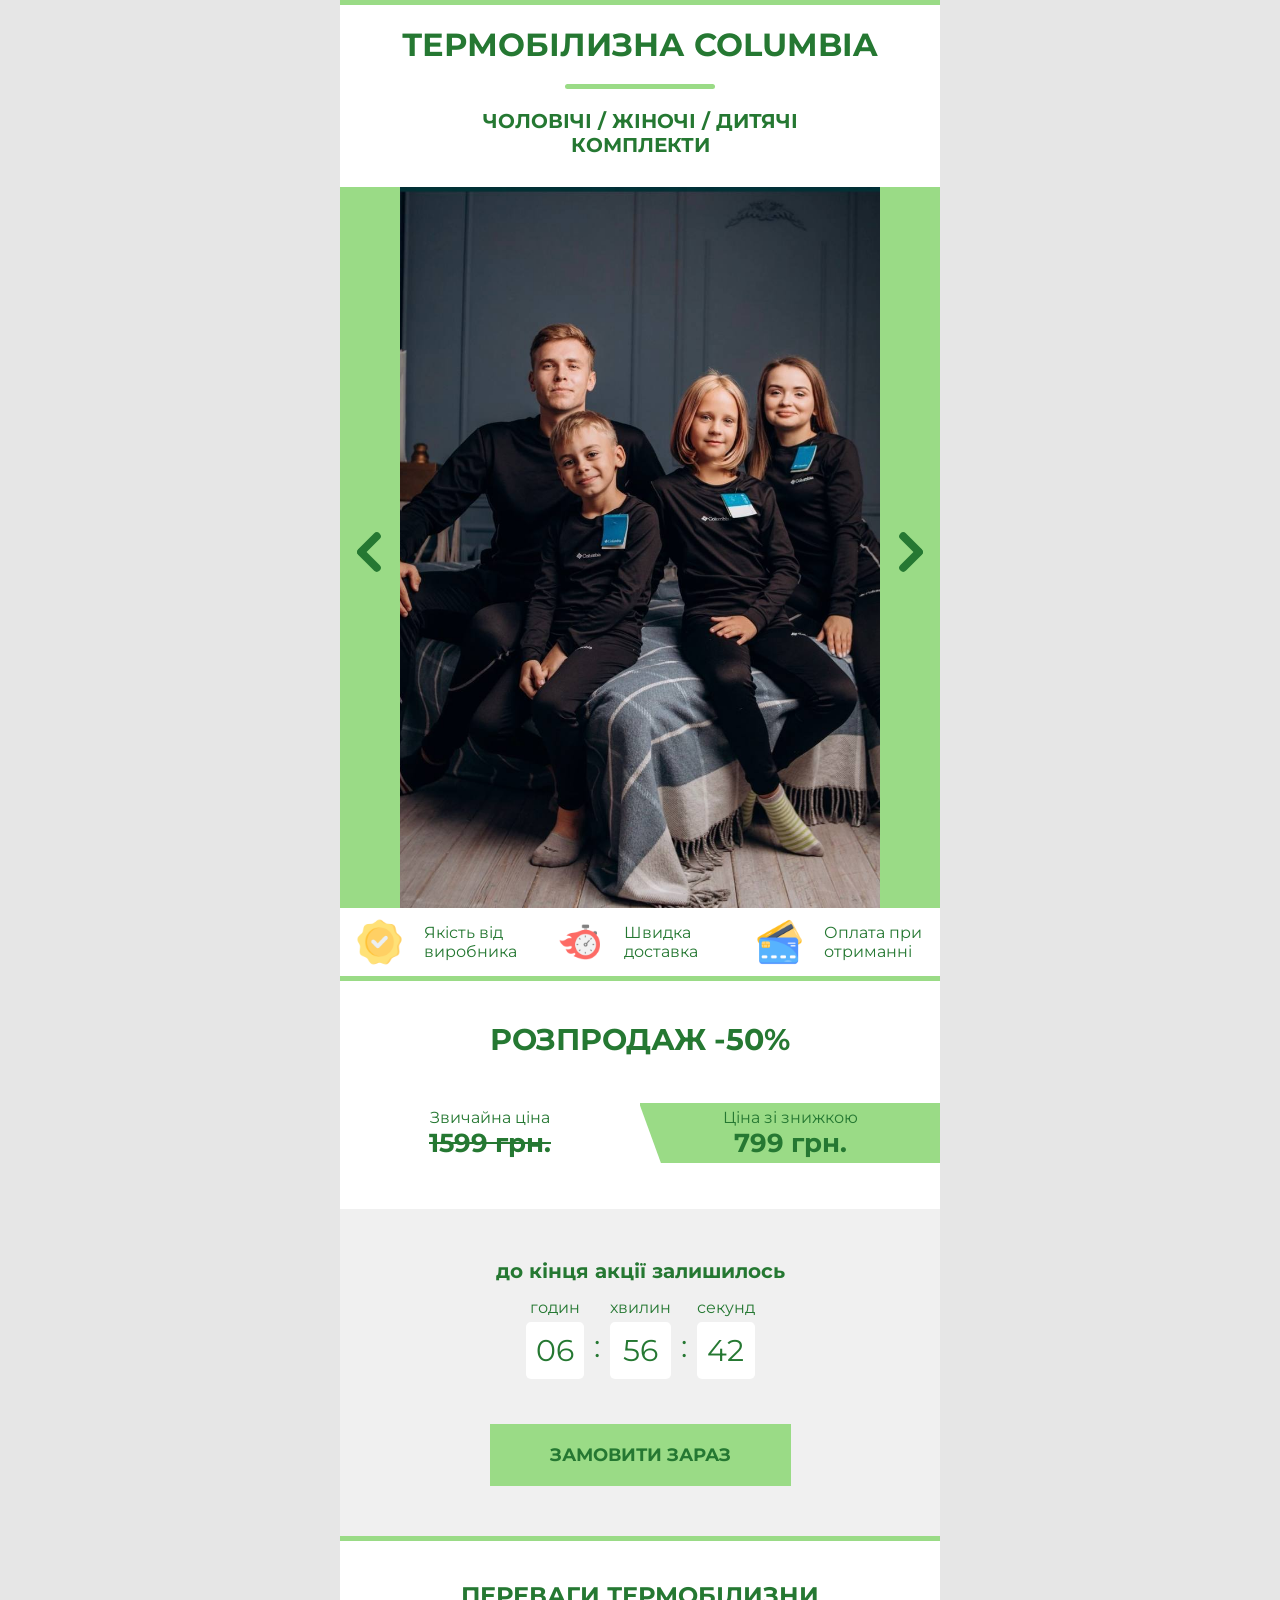
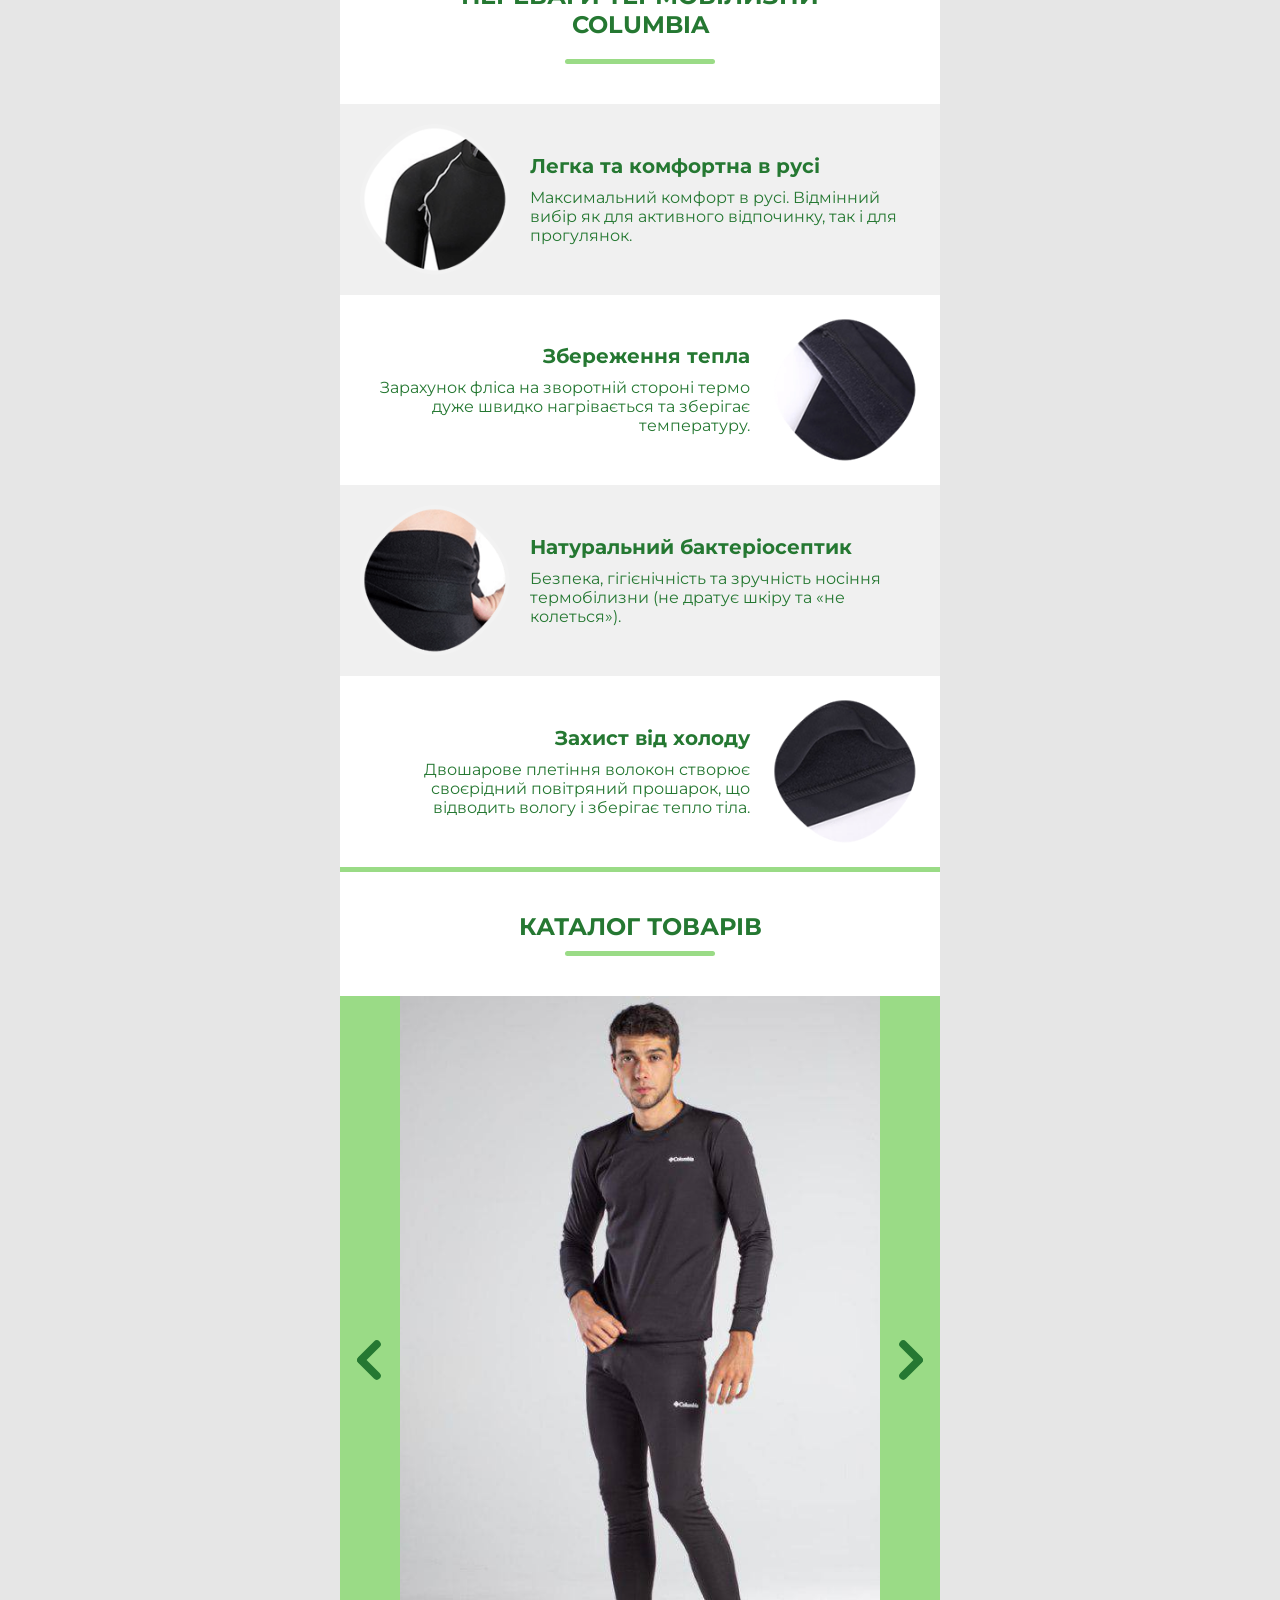
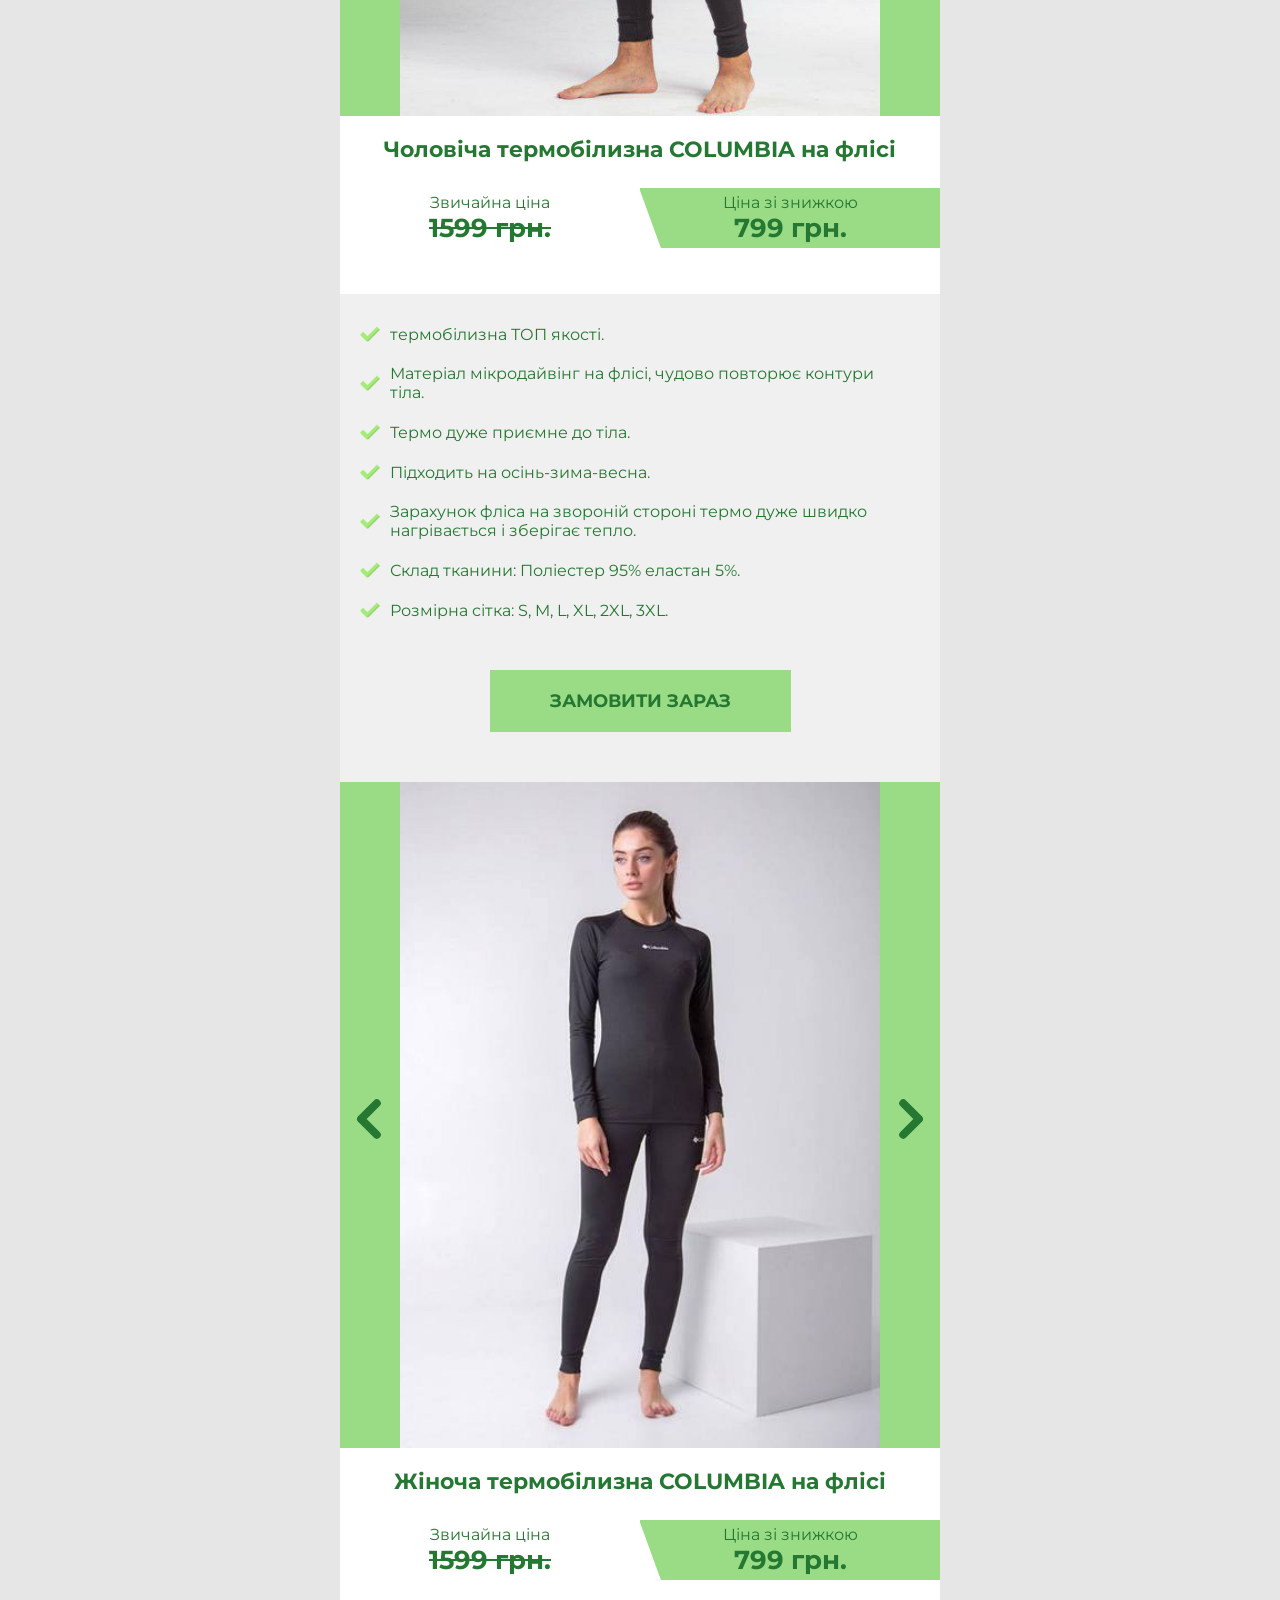
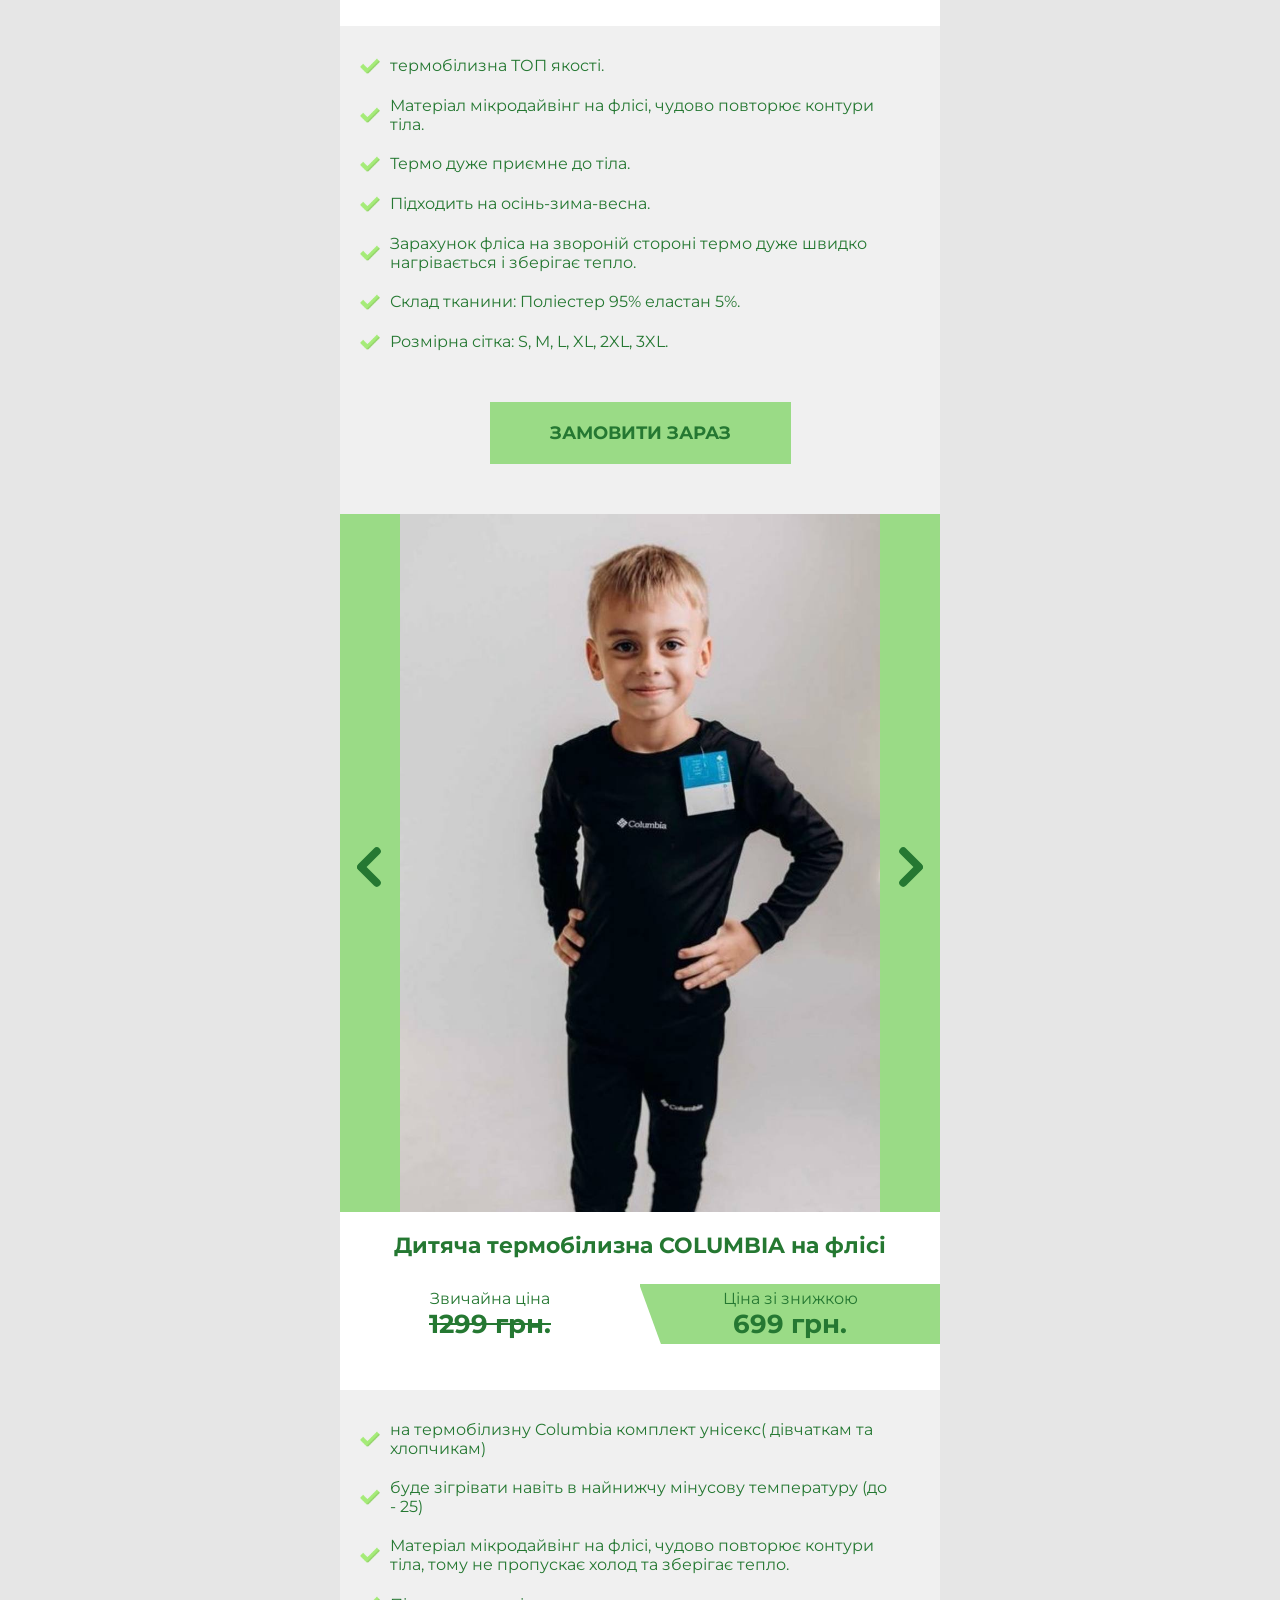
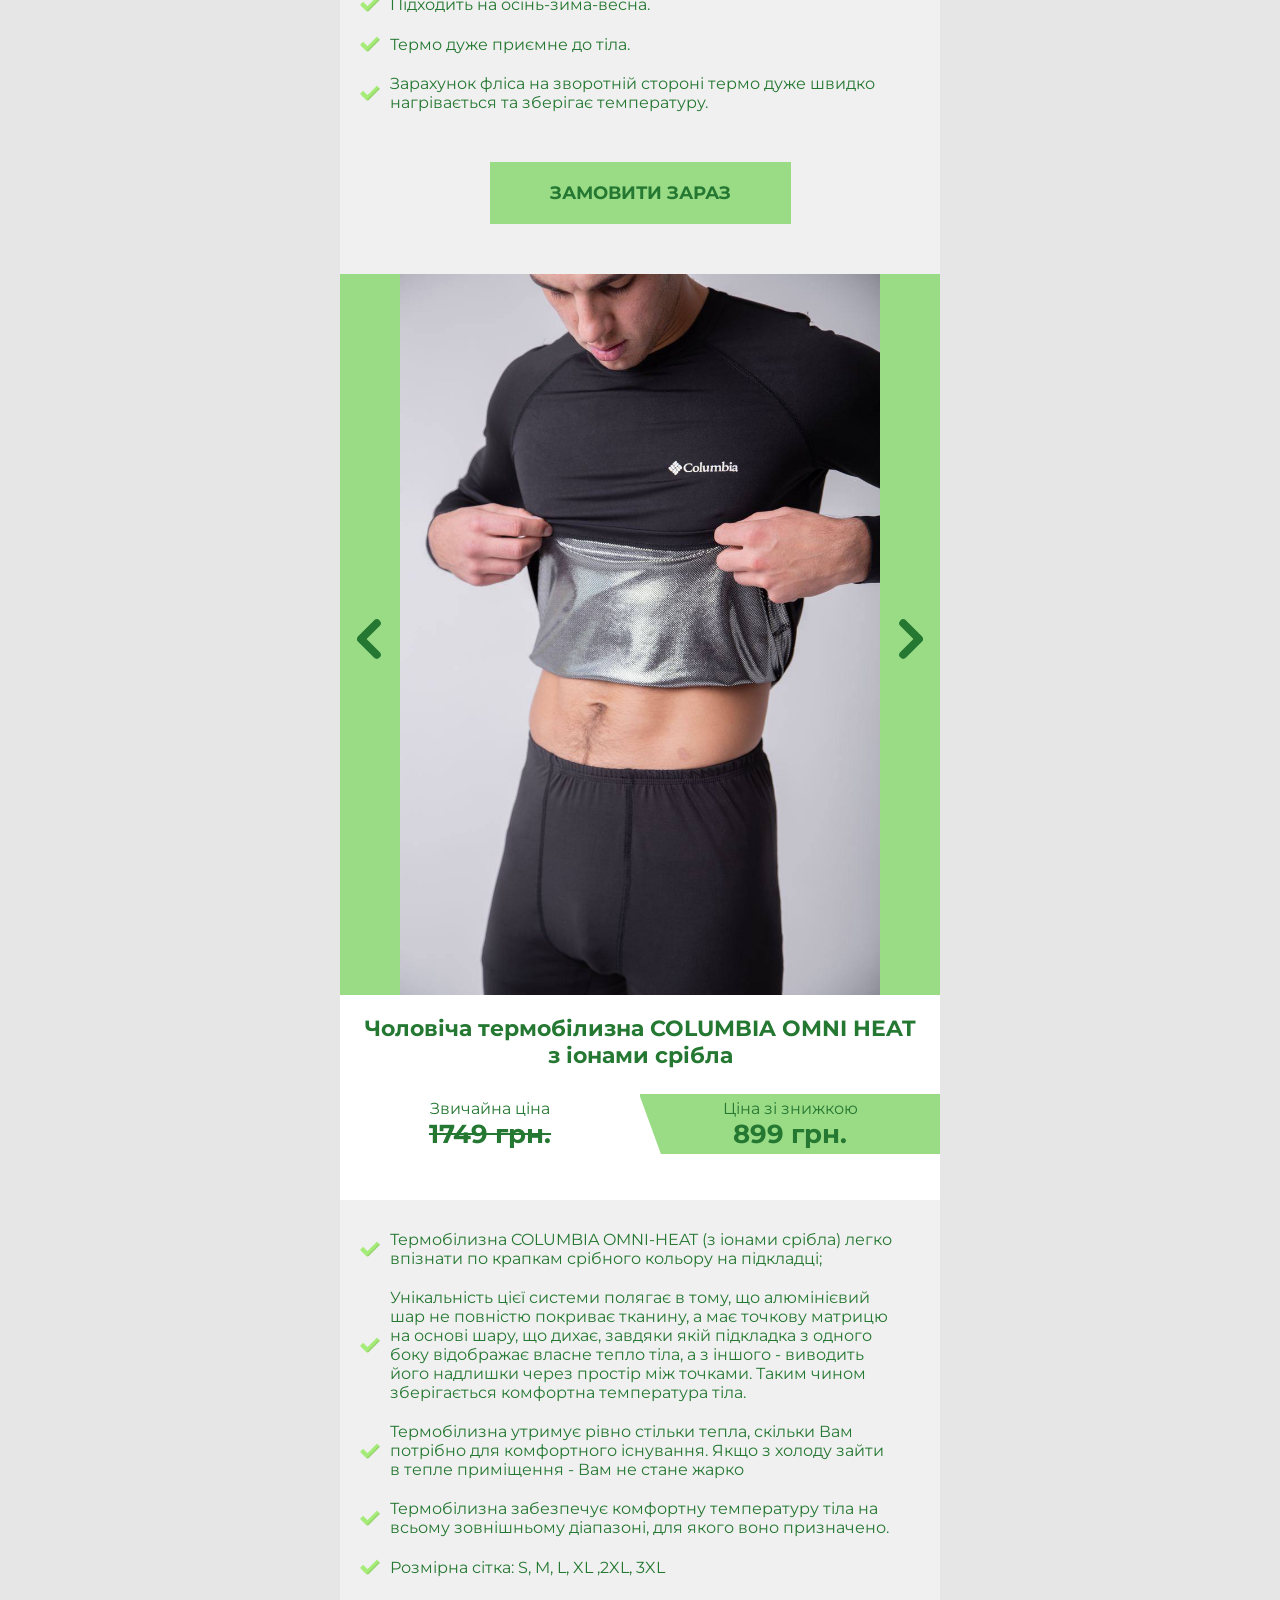
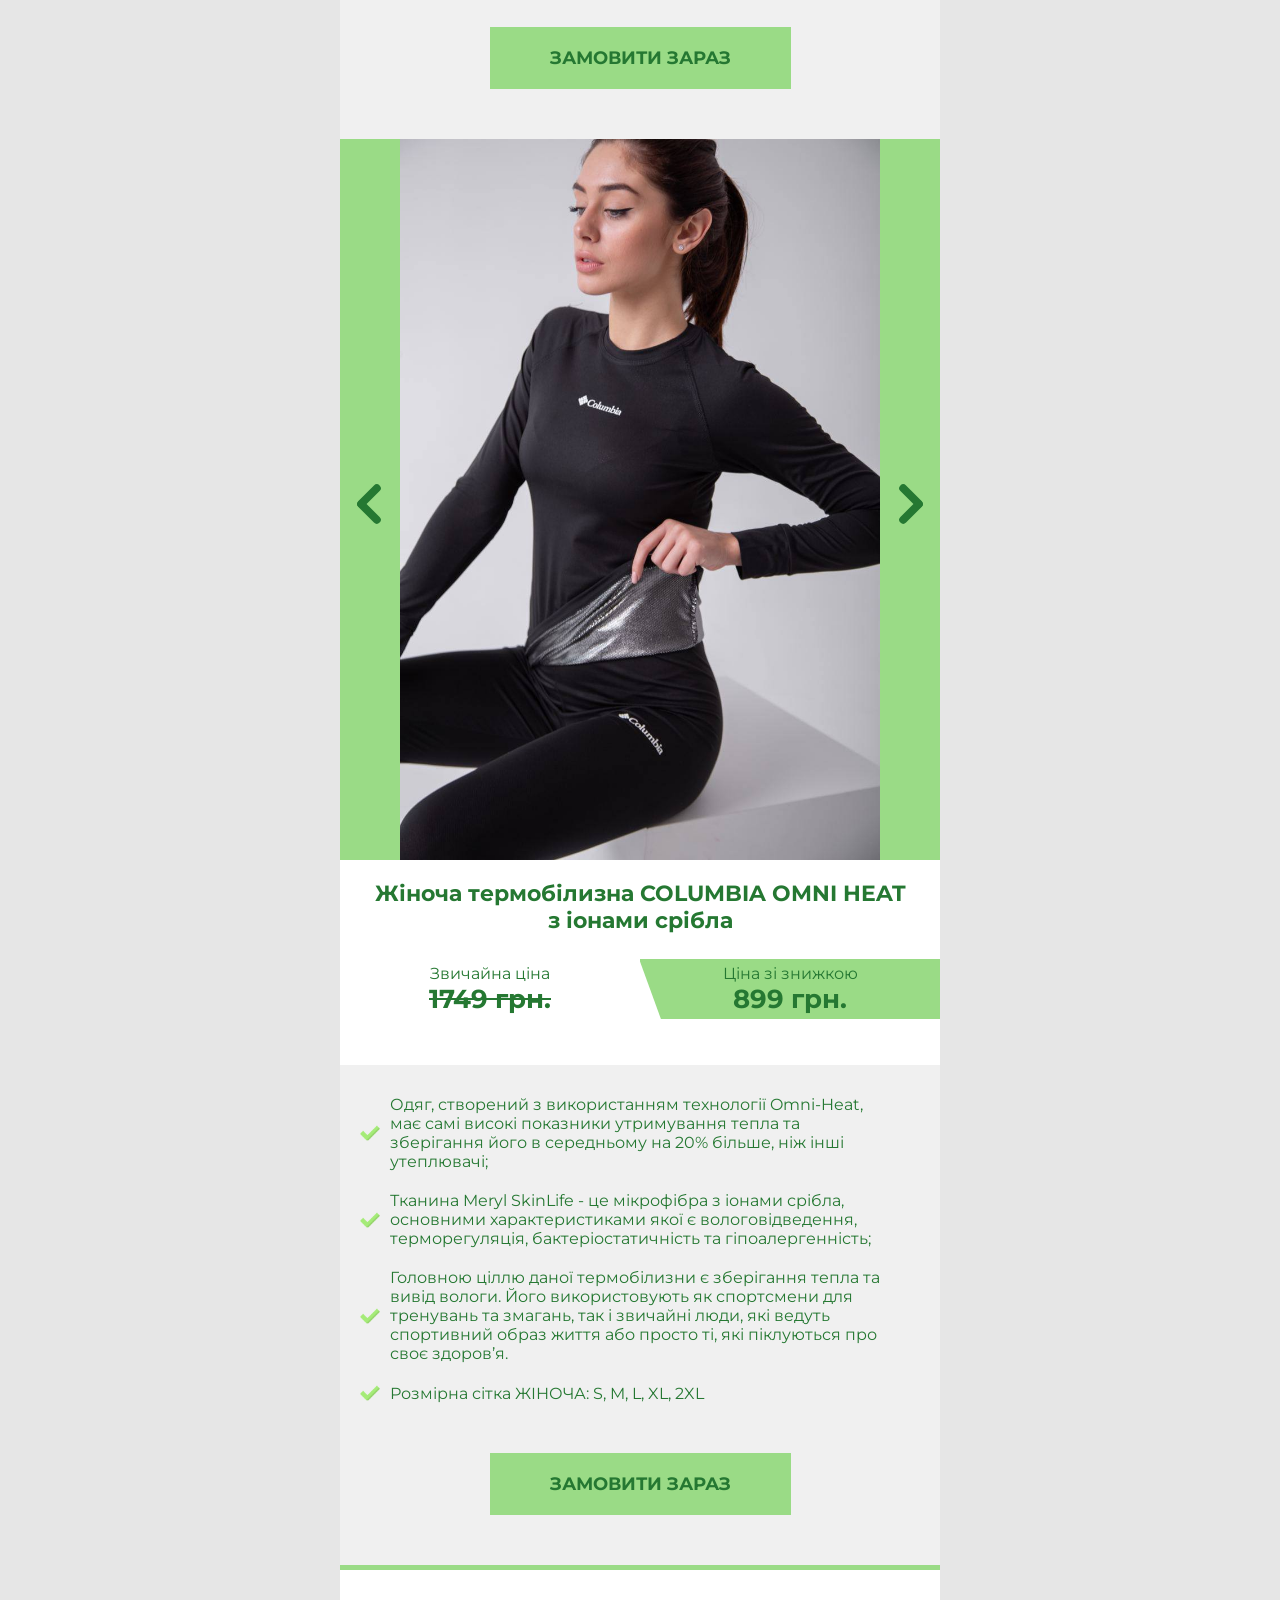
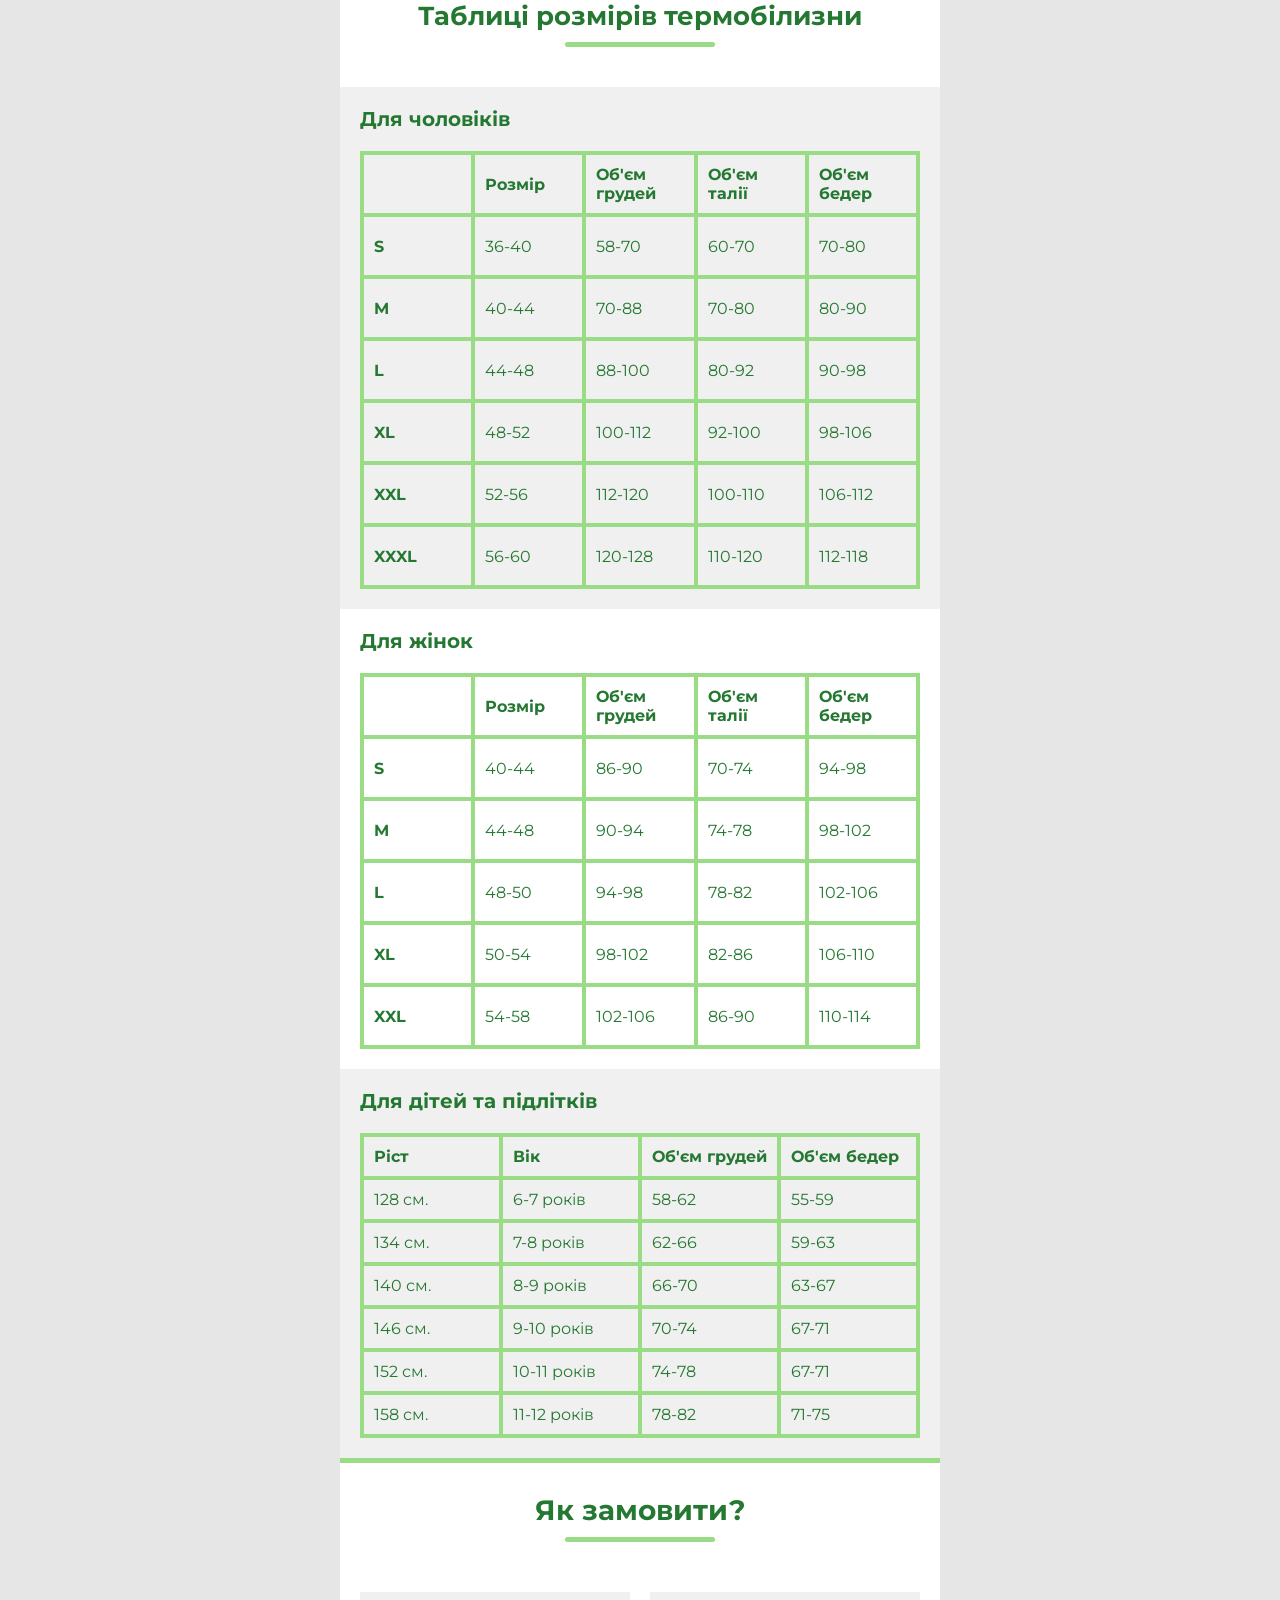
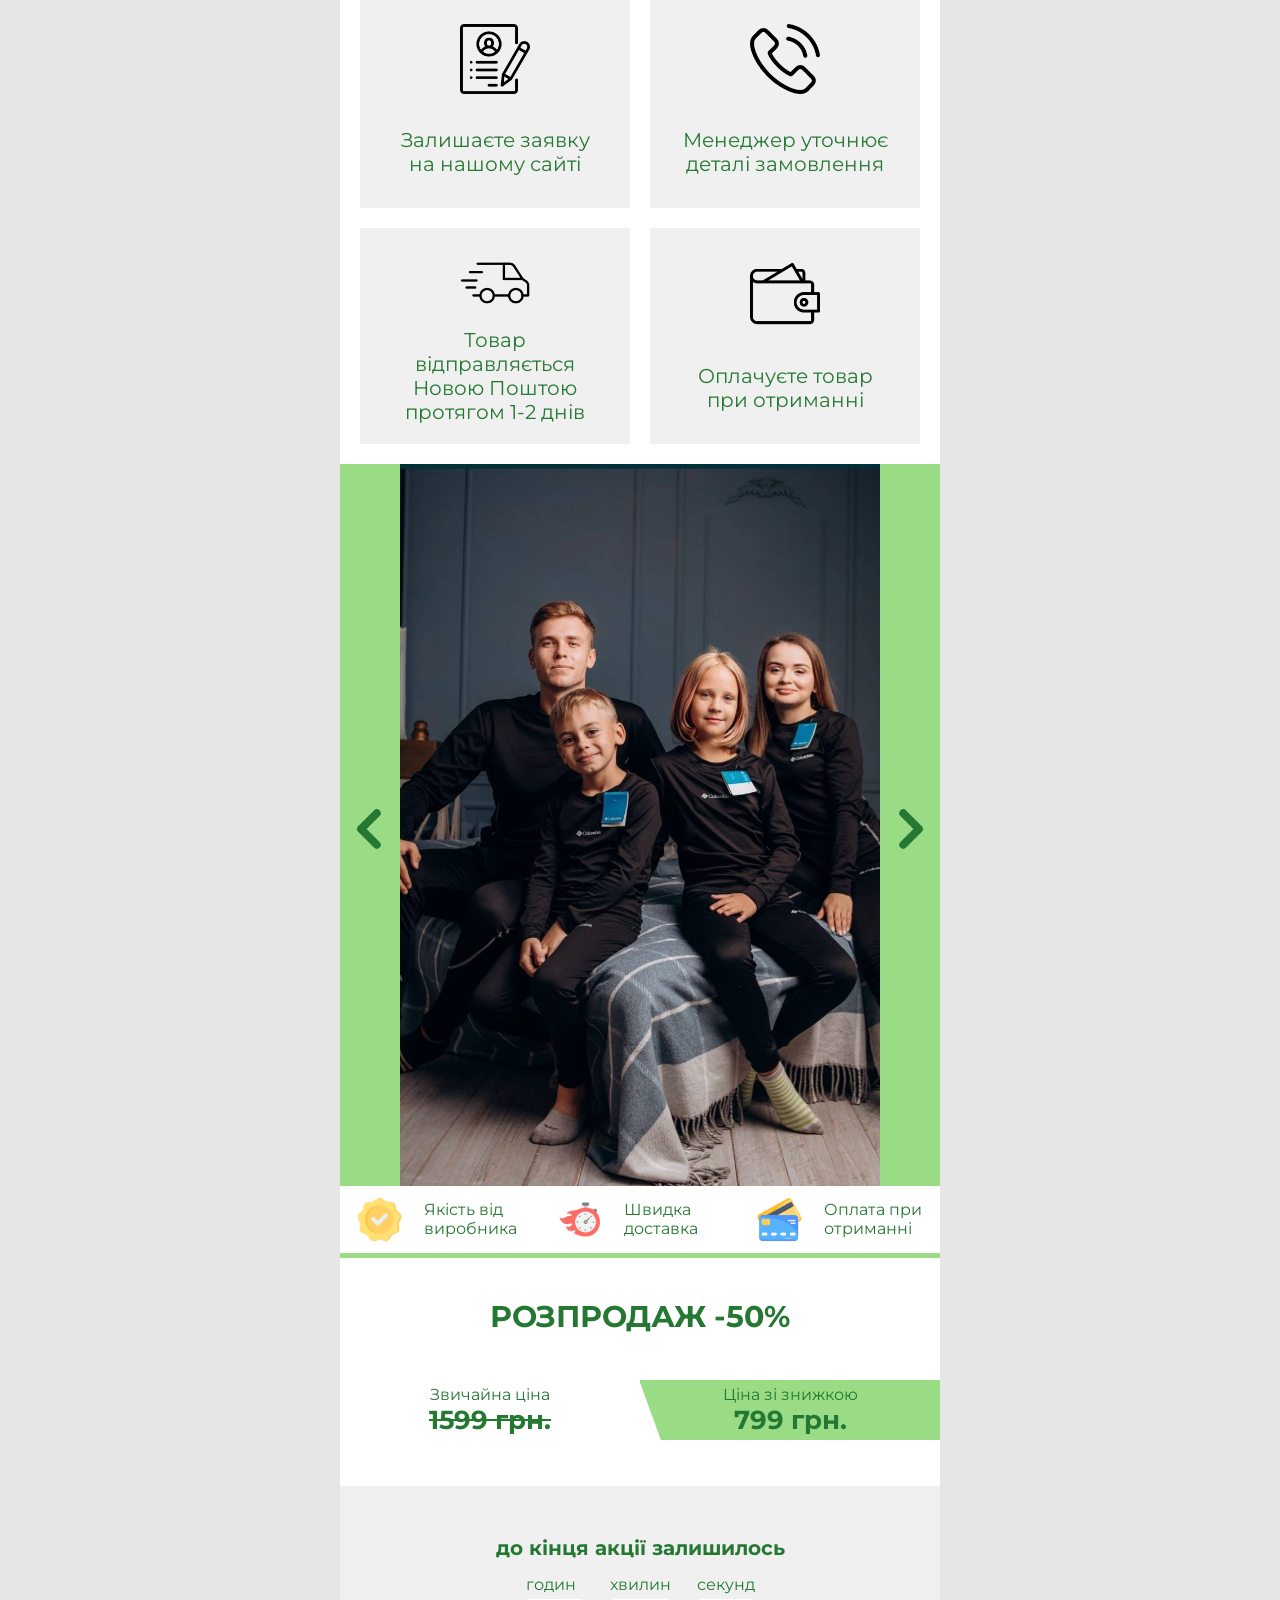
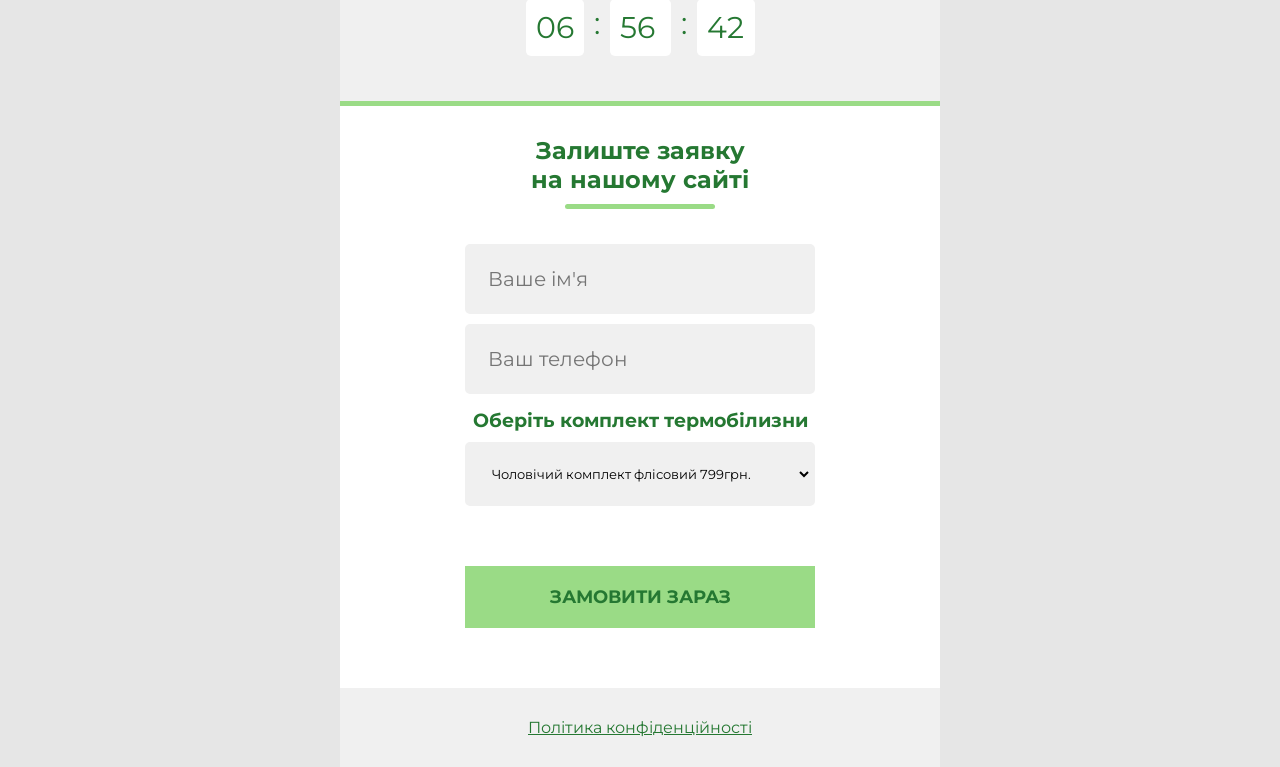
<file: index.html>
<!DOCTYPE html>
<html lang="en">
<head>
    <meta charset="UTF-8">
    <meta name="viewport" content="width=device-width, initial-scale=1.0">
    <meta name="description" content="Термобілизна «CОLUМВІА» зігріває та зберігає тепло природним чином до -35°C. Двошарове плетіння волокон створює над шкірою своєрідний повітряний прошарок, що відводить вологу і зберігає тепло тіла.">
    <link rel="stylesheet" href="css/style.css">
    <link rel="preconnect" href="https://fonts.googleapis.com">
    <link rel="preconnect" href="https://fonts.gstatic.com" crossorigin>
    <link href="https://fonts.googleapis.com/css2?family=Roboto:wght@400;700&display=swap" rel="stylesheet">
    <link href="https://fonts.googleapis.com/css2?family=Montserrat:wght@500;700&display=swap" rel="stylesheet">
    <title>Термобілизна COLUMBIA</title>
    <script src="https://ajax.googleapis.com/ajax/libs/jquery/3.7.1/jquery.min.js"></script>
</head>
<body>
    <header>
        <div class="container">
            <div class="head_block">
                <h1>ТЕРМОБІЛИЗНА COLUMBIA</h1>
                <div class="line"></div>
                <h2>ЧОЛОВІЧІ / ЖІНОЧІ / ДИТЯЧІ <br> КОМПЛЕКТИ</h2>
            </div>
            <div class="img_block">
                <div class="img_list">
                    <div class="img_innerList group1">
                        <img src="img/family_termo.jpg" alt="">
                        <img src="img/header_img.jpg" alt="">
                        <img src="img/men_termo_exp1.jpg" alt="">
                        <img src="img/women_termo_exp1.jpg" alt="">
                        <img src="img/men_termo5.jpg" alt="">
                    </div>
                </div>
                <div class="arrow arrow_left group1">
                    <div class="part1"></div>
                    <div class="part2"></div>
                </div>
                <div class="arrow arrow_right group1">
                    <div class="part1"></div>
                    <div class="part2"></div>
                </div>
            </div>
            <div class="add_info_block">
                <div>
                    <img src="img/quality.png" alt="">
                    <span>Якість від виробника</span>
                </div>
                <div>
                    <img src="img/speed.png" alt="">
                    <span>Швидка доставка</span>
                </div>
                <div>
                    <img src="img/card.png" alt="">
                    <span>Оплата при отриманні</span>
                </div>
            </div>
            <div class="offer_block">
                <h2>РОЗПРОДАЖ -50%</h2>
                <div class="price_block">
                    <div class="regular">
                        <span>Звичайна ціна</span>
                        <span class="price">1599 грн.</span>
                    </div>
                    <div class="sale">
                        <div class="sale_back"></div>
                        <div class="sale_back_triangle"></div>
                        <span>Ціна зі знижкою</span>
                        <span class="price">799 грн.</span>
                    </div>
                </div>
                <div class="timer_block">
                    <h3>до кінця акції залишилось</h3>
                    <div class="timer">
                        <div class="hours">
                            <span>годин</span>
                            <span class="numbers hours_span">00</span>
                        </div>
                        <div class="between">:</div>
                        <div>
                            <span>хвилин</span>
                            <span class="numbers minutes_span">00</span>
                        </div>
                        <div class="between">:</div>
                        <div>
                            <span>секунд</span>
                            <span class="numbers seconds_span">00</span>
                        </div>
                    </div>
                    <a href="#form">ЗАМОВИТИ ЗАРАЗ</a>
                </div>
            </div>
        </div>
    </header>
    <main>
        <div class="container">
            <div class="advantage_block">
                <h2>ПЕРЕВАГИ ТЕРМОБІЛИЗНИ <br>COLUMBIA</h2>
                <div class="line"></div>
                <div class="advantages">
                    <div class="align_left">
                        <img src="img/comfort.png" alt="">
                        <div class="text">
                            <h4>Легка та комфортна в русі</h4>
                            <p>
                                Максимальний комфорт в русі. Відмінний вибір
                                як для активного відпочинку, так і для прогулянок.
                            </p>
                        </div>
                    </div>
                    <div class="align_right">
                        <img src="img/heat_saving.png" alt="">
                        <div class="text">
                            <h4>Збереження тепла</h4>
                            <p>
                                Зарахунок фліса на зворотній стороні термо дуже швидко
                                нагрівається та зберігає температуру.
                            </p>
                        </div>
                    </div>
                    <div class="align_left">
                        <img src="img/bacterioseptic.png" alt="">
                        <div class="text">
                            <h4>Натуральний бактеріосептик</h4>
                            <p>
                                Безпека, гігієнічність та зручність носіння 
                                термобілизни (не дратує шкіру та «не колеться»).
                            </p>
                        </div>
                    </div>
                    <div class="align_right">
                        <img src="img/cold_protection.png" alt="">
                        <div class="text">
                            <h4>Захист від холоду</h4>
                            <p>
                                Двошарове плетіння волокон створює своєрідний повітряний
                                прошарок, що відводить вологу і зберігає тепло тіла.
                            </p>
                        </div>
                    </div>
                </div>
            </div>
            <div class="cataloque">
                <h2>КАТАЛОГ ТОВАРІВ</h2>
                <div class="line"></div>
                <div class="item">
                    <div class="img_block">
                        <div class="img_list">
                            <div class="img_innerList group2">
                                <img src="img/men_termo1.jpg" alt="">
                                <img src="img/men_termo2.jpg" alt="">
                                <img src="img/men_termo3.jpg" alt="">
                                <img src="img/men_termo4.jpg" alt="">
                                <img src="img/men_termo5.jpg" alt="">
                            </div>
                        </div>
                        <div class="arrow arrow_left group2">
                            <div class="part1"></div>
                            <div class="part2"></div>
                        </div>
                        <div class="arrow arrow_right group2">
                            <div class="part1"></div>
                            <div class="part2"></div>
                        </div>
                    </div>
                    <h4>Чоловіча термобілизна COLUMBIA на флісі</h4>
                    <div class="description">
                        <div class="price_block">
                            <div class="regular">
                                <span>Звичайна ціна</span>
                                <span class="price">1599 грн.</span>
                            </div>
                            <div class="sale">
                                <div class="sale_back"></div>
                                <div class="sale_back_triangle"></div>
                                <span>Ціна зі знижкою</span>
                                <span class="price">799 грн.</span>
                            </div>
                        </div>
                        <div class="info_block">
                            <div>
                                <img src="img/check.png" alt="">
                                <p>                            
                                    термобілизна ТОП якості.
                                </p>
                            </div>
                            <div>
                                <img src="img/check.png" alt="">
                                <p>
                                    Матеріал мікродайвінг на флісі, чудово повторює
                                    контури тіла.
                                </p>                      
                            </div>
                            <div>
                                <img src="img/check.png" alt="">
                                <p>
                                    Термо дуже приємне до тіла.
                                </p>
                            </div>
                            <div>
                                <img src="img/check.png" alt="">
                                <p>
                                    Підходить на осінь-зима-весна.
                                </p>
                            </div>
                            <div>
                                <img src="img/check.png" alt="">
                                <p>
                                    Зарахунок фліса на звороній стороні термо дуже швидко
                                    нагрівається і зберігає тепло.
                                </p>
                            </div>
                            <div>
                                <img src="img/check.png" alt="">
                                <p>
                                    Склад тканини: Поліестер 95% еластан 5%.
                                </p>
                            </div>
                            <div>               
                                <img src="img/check.png" alt="">
                                <p> 
                                    Розмірна сітка: S, M, L, XL, 2XL, 3XL.
                                </p>                  
                            </div>
                        </div>
                    </div>
                    <div class="link_block">
                        <a href="#form">ЗАМОВИТИ ЗАРАЗ</a>
                    </div>
                </div>
                <div class="item">
                    <div class="img_block">
                        <div class="img_list">
                            <div class="img_innerList group3">
                                <img src="img/women_termo1.jpg" alt="">
                                <img src="img/women_termo2.jpg" alt="">
                                <img src="img/women_termo3.jpg" alt="">
                                <img src="img/women_termo4.jpg" alt="">
                            </div>
                        </div>
                        <div class="arrow arrow_left group3">
                            <div class="part1"></div>
                            <div class="part2"></div>
                        </div>
                        <div class="arrow arrow_right group3">
                            <div class="part1"></div>
                            <div class="part2"></div>
                        </div>
                    </div>
                    <h4>Жіноча термобілизна COLUMBIA на флісі</h4>
                    <div class="description">
                        <div class="price_block">
                            <div class="regular">
                                <span>Звичайна ціна</span>
                                <span class="price">1599 грн.</span>
                            </div>
                            <div class="sale">
                                <div class="sale_back"></div>
                                <div class="sale_back_triangle"></div>
                                <span>Ціна зі знижкою</span>
                                <span class="price">799 грн.</span>
                            </div>
                        </div>
                        <div class="info_block">
                            <div>
                                <img src="img/check.png" alt="">
                                <p>                            
                                    термобілизна ТОП якості.
                                </p>
                            </div>
                            <div>
                                <img src="img/check.png" alt="">
                                <p>
                                    Матеріал мікродайвінг на флісі, чудово повторює
                                    контури тіла.
                                </p>                      
                            </div>
                            <div>
                                <img src="img/check.png" alt="">
                                <p>
                                    Термо дуже приємне до тіла.
                                </p>
                            </div>
                            <div>
                                <img src="img/check.png" alt="">
                                <p>
                                    Підходить на осінь-зима-весна.
                                </p>
                            </div>
                            <div>
                                <img src="img/check.png" alt="">
                                <p>
                                    Зарахунок фліса на звороній стороні термо дуже швидко
                                    нагрівається і зберігає тепло.
                                </p>
                            </div>
                            <div>
                                <img src="img/check.png" alt="">
                                <p>
                                    Склад тканини: Поліестер 95% еластан 5%.
                                </p>
                            </div>
                            <div>               
                                <img src="img/check.png" alt="">
                                <p> 
                                    Розмірна сітка: S, M, L, XL, 2XL, 3XL.
                                </p>                  
                            </div>
                        </div>
                    </div>
                    <div class="link_block">
                        <a href="#form">ЗАМОВИТИ ЗАРАЗ</a>
                    </div>
                </div>
                <div class="item">
                    <div class="img_block">
                        <div class="img_list">
                            <div class="img_innerList group4">
                                <img src="img/kid_termo1.jpg" alt="">
                                <img src="img/kid_termo2.jpg" alt="">
                                <img src="img/kid_termo3.jpg" alt="">
                                <img src="img/kid_termo4.jpg" alt="">
                            </div>
                        </div>
                        <div class="arrow arrow_left group4">
                            <div class="part1"></div>
                            <div class="part2"></div>
                        </div>
                        <div class="arrow arrow_right group4">
                            <div class="part1"></div>
                            <div class="part2"></div>
                        </div>
                    </div>
                    <h4>Дитяча термобілизна COLUMBIA на флісі</h4>
                    <div class="description">
                        <div class="price_block">
                            <div class="regular">
                                <span>Звичайна ціна</span>
                                <span class="price">1299 грн.</span>
                            </div>
                            <div class="sale">
                                <div class="sale_back"></div>
                                <div class="sale_back_triangle"></div>
                                <span>Ціна зі знижкою</span>
                                <span class="price">699 грн.</span>
                            </div>
                        </div>
                        <div class="info_block">
                            <div>
                                <img src="img/check.png" alt="">
                                <p>                            
                                    на термобілизну Columbia комплект 
                                    унісекс( дівчаткам та хлопчикам)
                                </p>
                            </div>
                            <div>
                                <img src="img/check.png" alt="">
                                <p>
                                    буде зігрівати навіть в найнижчу мінусову 
                                    температуру (до - 25)
                                </p>                      
                            </div>
                            <div>
                                <img src="img/check.png" alt="">
                                <p>
                                    Матеріал мікродайвінг на флісі, чудово повторює контури 
                                    тіла, тому не пропускає холод та зберігає тепло.
                                </p>
                            </div>
                            <div>
                                <img src="img/check.png" alt="">
                                <p>
                                    Підходить на осінь-зима-весна.
                                </p>
                            </div>
                            <div>
                                <img src="img/check.png" alt="">
                                <p>
                                    Термо дуже приємне до тіла.
                                </p>
                            </div>
                            <div>               
                                <img src="img/check.png" alt="">
                                <p> 
                                    Зарахунок фліса на зворотній стороні термо дуже 
                                    швидко нагрівається та зберігає температуру.
                                </p>                  
                            </div>
                        </div>
                    </div>
                    <div class="link_block">
                        <a href="#form">ЗАМОВИТИ ЗАРАЗ</a>
                    </div>
                </div>
                <div class="item">
                    <div class="img_block">
                        <div class="img_list">
                            <div class="img_innerList group5">
                                <img src="img/men_termo_exp1.jpg" alt="">
                                <img src="img/men_termo_exp2.jpg" alt="">
                                <img src="img/men_termo_exp3.jpg" alt="">
                                <img src="img/men_termo_exp4.jpg" alt="">
                            </div>
                        </div>
                        <div class="arrow arrow_left group5">
                            <div class="part1"></div>
                            <div class="part2"></div>
                        </div>
                        <div class="arrow arrow_right group5">
                            <div class="part1"></div>
                            <div class="part2"></div>
                        </div>
                    </div>
                    <h4>
                        Чоловіча термобілизна COLUMBIA OMNI HEAT <br>
                        з іонами срібла
                    </h4>
                    <div class="description">
                        <div class="price_block">
                            <div class="regular">
                                <span>Звичайна ціна</span>
                                <span class="price">1749 грн.</span>
                            </div>
                            <div class="sale">
                                <div class="sale_back"></div>
                                <div class="sale_back_triangle"></div>
                                <span>Ціна зі знижкою</span>
                                <span class="price">899 грн.</span>
                            </div>
                        </div>
                        <div class="info_block">
                            <div>
                                <img src="img/check.png" alt="">
                                <p>                            
                                    Термобілизна COLUMBIA OMNI-HEAT (з іонами срібла) 
                                    легко впізнати по крапкам срібного кольору на підкладці;
                                </p>
                            </div>
                            <div>
                                <img src="img/check.png" alt="">
                                <p>
                                    Унікальність цієї системи полягає в тому, що алюмінієвий 
                                    шар не повністю покриває тканину, а має точкову матрицю 
                                    на основі шару, що дихає, завдяки якій підкладка з одного 
                                    боку відображає власне тепло тіла, а з іншого - виводить 
                                    його надлишки через простір між точками. Таким чином 
                                    зберігається комфортна температура тіла.
                                </p>                      
                            </div>
                            <div>
                                <img src="img/check.png" alt="">
                                <p>
                                    Термобілизна утримує рівно стільки тепла, скільки Вам 
                                    потрібно для комфортного існування. Якщо з холоду зайти 
                                    в тепле приміщення - Вам не стане жарко
                                </p>
                            </div>
                            <div>
                                <img src="img/check.png" alt="">
                                <p>
                                    Термобілизна забезпечує комфортну температуру тіла на 
                                    всьому зовнішньому діапазоні, для якого воно призначено.
                                </p>
                            </div>
                            <div>
                                <img src="img/check.png" alt="">
                                <p>
                                    Розмірна сітка: S, M, L, XL ,2XL, 3XL
                                </p>
                            </div>
                        </div>
                    </div>
                    <div class="link_block">
                        <a href="#form">ЗАМОВИТИ ЗАРАЗ</a>
                    </div>
                </div>
                <div class="item">
                    <div class="img_block">
                        <div class="img_list">
                            <div class="img_innerList group6">
                                <img src="img/women_termo_exp1.jpg" alt="">
                                <img src="img/women_termo_exp2.jpg" alt="">
                                <img src="img/women_termo_exp3.jpg" alt="">
                            </div>
                        </div>
                        <div class="arrow arrow_left group6">
                            <div class="part1"></div>
                            <div class="part2"></div>
                        </div>
                        <div class="arrow arrow_right group6">
                            <div class="part1"></div>
                            <div class="part2"></div>
                        </div>
                    </div>
                    <h4>
                        Жіноча термобілизна COLUMBIA OMNI HEAT <br>
                        з іонами срібла
                    </h4>
                    <div class="description">
                        <div class="price_block">
                            <div class="regular">
                                <span>Звичайна ціна</span>
                                <span class="price">1749 грн.</span>
                            </div>
                            <div class="sale">
                                <span>Ціна зі знижкою</span>
                                <span class="price">899 грн.</span>
                                <div class="sale_back"></div>
                                <div class="sale_back_triangle"></div>
                            </div>
                        </div>
                        <div class="info_block">
                            <div>
                                <img src="img/check.png" alt="">
                                <p>                            
                                    Одяг, створений з використанням технології Omni-Heat, 
                                    має самі високі показники утримування тепла та зберігання 
                                    його в середньому на 20% більше, ніж інші утеплювачі;
                                </p>
                            </div>
                            <div>
                                <img src="img/check.png" alt="">
                                <p>
                                    Тканина Meryl SkinLife - це мікрофібра з іонами срібла, 
                                    основними характеристиками якої є вологовідведення, 
                                    терморегуляція, бактеріостатичність та гіпоалергенність;
                                </p>                      
                            </div>
                            <div>
                                <img src="img/check.png" alt="">
                                <p>
                                    Головною ціллю даної термобілизни є зберігання тепла та 
                                    вивід вологи. Його використовують як спортсмени для 
                                    тренувань та змагань, так і звичайні люди, які ведуть 
                                    спортивний образ життя або просто ті, які піклуються 
                                    про своє здоров’я.
                                </p>
                            </div>
                            <div>
                                <img src="img/check.png" alt="">
                                <p>
                                    Розмірна сітка ЖІНОЧА: S, M, L, XL, 2XL
                                </p>
                            </div>
                        </div>
                    </div>
                    <div class="link_block">
                        <a href="#form">ЗАМОВИТИ ЗАРАЗ</a>
                    </div>
                </div>
            </div>
            <div class="tables">
                <h2>Таблиці розмірів термобілизни</h2>
                <div class="line"></div>
                <div class="table_block table_block_grey">
                    <h3>Для чоловіків</h3>
                    <div class="table table_men">
                        <div></div>
                        <div class="bold">Розмір</div>
                        <div class="bold">Об'єм грудей</div>
                        <div class="bold">Об'єм талії</div>
                        <div class="bold">Об'єм бедер</div>
    
                        <div class="bold">S</div>
                        <div>36-40</div>
                        <div>58-70</div>
                        <div>60-70</div>
                        <div>70-80</div>
    
                        <div class="bold">M</div>
                        <div>40-44</div>
                        <div>70-88</div>
                        <div>70-80</div>
                        <div>80-90</div>
    
                        <div class="bold">L</div>
                        <div>44-48</div>
                        <div>88-100</div>
                        <div>80-92</div>
                        <div>90-98</div>
    
                        <div class="bold">XL</div>
                        <div>48-52</div>
                        <div>100-112</div>
                        <div>92-100</div>
                        <div>98-106</div>
    
                        <div class="bold">XXL</div>
                        <div>52-56</div>
                        <div>112-120</div>
                        <div>100-110</div>
                        <div>106-112</div>
    
                        <div class="bold">XXXL</div>
                        <div>56-60</div>
                        <div>120-128</div>
                        <div>110-120</div>
                        <div>112-118</div>
                    </div>
                </div>
                <div class="table_block">
                    <h3>Для жінок</h3>
                    <div class="table table_women">
                        <div></div>
                        <div class="bold">Розмір</div>
                        <div class="bold">Об'єм грудей</div>
                        <div class="bold">Об'єм талії</div>
                        <div class="bold">Об'єм бедер</div>
    
                        <div class="bold">S</div>
                        <div>40-44</div>
                        <div>86-90</div>
                        <div>70-74</div>
                        <div>94-98</div>
    
                        <div class="bold">M</div>
                        <div>44-48</div>
                        <div>90-94</div>
                        <div>74-78</div>
                        <div>98-102</div>
    
                        <div class="bold">L</div>
                        <div>48-50</div>
                        <div>94-98</div>
                        <div>78-82</div>
                        <div>102-106</div>
    
                        <div class="bold">XL</div>
                        <div>50-54</div>
                        <div>98-102</div>
                        <div>82-86</div>
                        <div>106-110</div>
    
                        <div class="bold">XXL</div>
                        <div>54-58</div>
                        <div>102-106</div>
                        <div>86-90</div>
                        <div>110-114</div>
                    </div>
                </div>
                <div class="table_block table_block_grey">
                    <h3>Для дітей та підлітків</h3>
                    <div class="table table_kid">
                        <div class="bold">Ріст</div>
                        <div class="bold">Вік</div>
                        <div class="bold">Об'єм грудей</div>
                        <div class="bold">Об'єм бедер</div>
    
                        <div>128 см.</div>
                        <div>6-7 років</div>
                        <div>58-62</div>
                        <div>55-59</div>
    
                        <div>134 см.</div>
                        <div>7-8 років</div>
                        <div>62-66</div>
                        <div>59-63</div>
    
                        <div>140 см.</div>
                        <div>8-9 років</div>
                        <div>66-70</div>
                        <div>63-67</div>
    
                        <div>146 см.</div>
                        <div>9-10 років</div>
                        <div>70-74</div>
                        <div>67-71</div>
    
                        <div>152 см.</div>
                        <div>10-11 років</div>
                        <div>74-78</div>
                        <div>67-71</div>

                        <div>158 см.</div>
                        <div>11-12 років</div>
                        <div>78-82</div>
                        <div>71-75</div>
                    </div>
                </div>
            </div>
            <div class="instruction">
                <h2>Як замовити?</h2>
                <div class="line"></div>
                <div class="instruct_list">
                    <div class="instruct">
                        <img src="img/resume.png" alt="">
                        <p>Залишаєте заявку на нашому сайті</p>
                    </div>
                    <div class="instruct">
                        <img src="img/phone-call.png" alt="">
                        <p>Менеджер уточнює деталі замовлення</p>
                    </div>
                    <div class="instruct">
                        <img src="img/delivery-car.png" alt="">
                        <p>Товар відправляється Новою Поштою протягом 1-2 днів</p>
                    </div>
                    <div class="instruct">
                        <img src="img/wallet.png" alt="">
                        <p>Оплачуєте товар при отриманні</p>
                    </div>
                </div>
            </div>
        </div>
    </main>
    <footer>
        <div class="container">
            <div class="img_block">
                <div class="img_list">
                    <div class="img_innerList group7">
                        <img src="img/family_termo.jpg" alt="">
                        <img src="img/header_img.jpg" alt="">
                        <img src="img/men_termo_exp1.jpg" alt="">
                        <img src="img/women_termo_exp1.jpg" alt="">
                        <img src="img/men_termo5.jpg" alt="">
                    </div>
                </div>
                <div class="arrow arrow_left group7">
                    <div class="part1"></div>
                    <div class="part2"></div>
                </div>
                <div class="arrow arrow_right group7">
                    <div class="part1"></div>
                    <div class="part2"></div>
                </div>
            </div>
            <div class="add_info_block">
                <div>
                    <img src="img/quality.png" alt="">
                    <span>Якість від виробника</span>
                </div>
                <div>
                    <img src="img/speed.png" alt="">
                    <span>Швидка доставка</span>
                </div>
                <div>
                    <img src="img/card.png" alt="">
                    <span>Оплата при отриманні</span>
                </div>
            </div>
            <div class="offer_block">
                <h2>РОЗПРОДАЖ -50%</h2>
                <div class="price_block">
                    <div class="regular">
                        <span>Звичайна ціна</span>
                        <span class="price">1599 грн.</span>
                    </div>
                    <div class="sale">
                        <div class="sale_back"></div>
                        <div class="sale_back_triangle"></div>
                        <span>Ціна зі знижкою</span>
                        <span class="price">799 грн.</span>
                    </div>
                </div>
                <div class="timer_block">
                    <h3>до кінця акції залишилось</h3>
                    <div class="timer">
                        <div class="hours">
                            <span>годин</span>
                            <span class="numbers hours_span">00</span>
                        </div>
                        <div class="between">:</div>
                        <div>
                            <span>хвилин</span>
                            <span class="numbers minutes_span">00</span>
                        </div>
                        <div class="between">:</div>
                        <div>
                            <span>секунд</span>
                            <span class="numbers seconds_span">00</span>
                        </div>
                    </div>
                </div>
            </div>
            <form action="" id="form">
                <!-- Hidden Required Fields -->
				<input type="hidden" name="project_name" value="termochoth.online">
				<input type="hidden" name="admin_email" value="bordei4ykr@gmail.com">
				<input type="hidden" name="form_subject" value="New order">
				<!-- END Hidden Required Fields -->

                <h2>Залиште заявку <br> на нашому сайті</h2>
                <div class="line"></div>
                <input name="Name" class="a" type="text" placeholder="Ваше ім'я" required>
                <input class="mask" name="Phone" type="text" placeholder="Ваш телефон" required>
                <h3>Оберіть комплект термобілизни</h3>
                <select name="Order">
                    <option value="men_termo">Чоловічий комплект флісовий 799грн.</option>
                    <option value="women_termo">Жіночий комплект флісовий 799грн.</option>
                    <option value="kid_termo">дитячий / підлітковий комплект 699грн.</option>
                    <option value="men_termo_exp">Чоловічий комплект OMNI HEAT 899грн.</option>
                    <option value="women_termo_exp">Жіночий комплект OMNI HEAT 899 грн.</option>
                </select>
                <button>ЗАМОВИТИ ЗАРАЗ</button>
            </form>
            <div class="privacy_block">
                <a class="privacy" href="ua_politics.html">Політика конфіденційності</a>
            </div>
            <div class="hidden_block" id="hidden_block">
                <img src="img/checked.png" alt="">
                <p>
                    Дякуємо! Ваше замовлення прийнято.
                    Очікуйте нашого дзвінка. <br>
                    Гарного дня!
                </p>
                <button id="hidden_block_button">OK</button>
            </div>
        </div>
    </footer>

    <script src="js/script.js"></script>
    <script src="js/app.js"></script>

    <script src="js/maska-nomera.js" type="text/javascript" ></script>

    <script>
        $('.mask').mask('+38(099) 999-99-99');

        $.fn.setCursorPosition = function(pos) {
            if ($(this).get(0).setSelectionRange) {
                $(this).get(0).setSelectionRange(pos, pos);
            } else if ($(this).get(0).createTextRange) {
                var range = $(this).get(0).createTextRange();
                range.collapse(true);
                range.moveEnd('character', pos);
                range.moveStart('character', pos);
                range.select();
            }
        };

        $('input[type="tel"]').click(function(){
            $(this).setCursorPosition(5);  // set position number
        });
    </script>
</body>
</html>
</file>
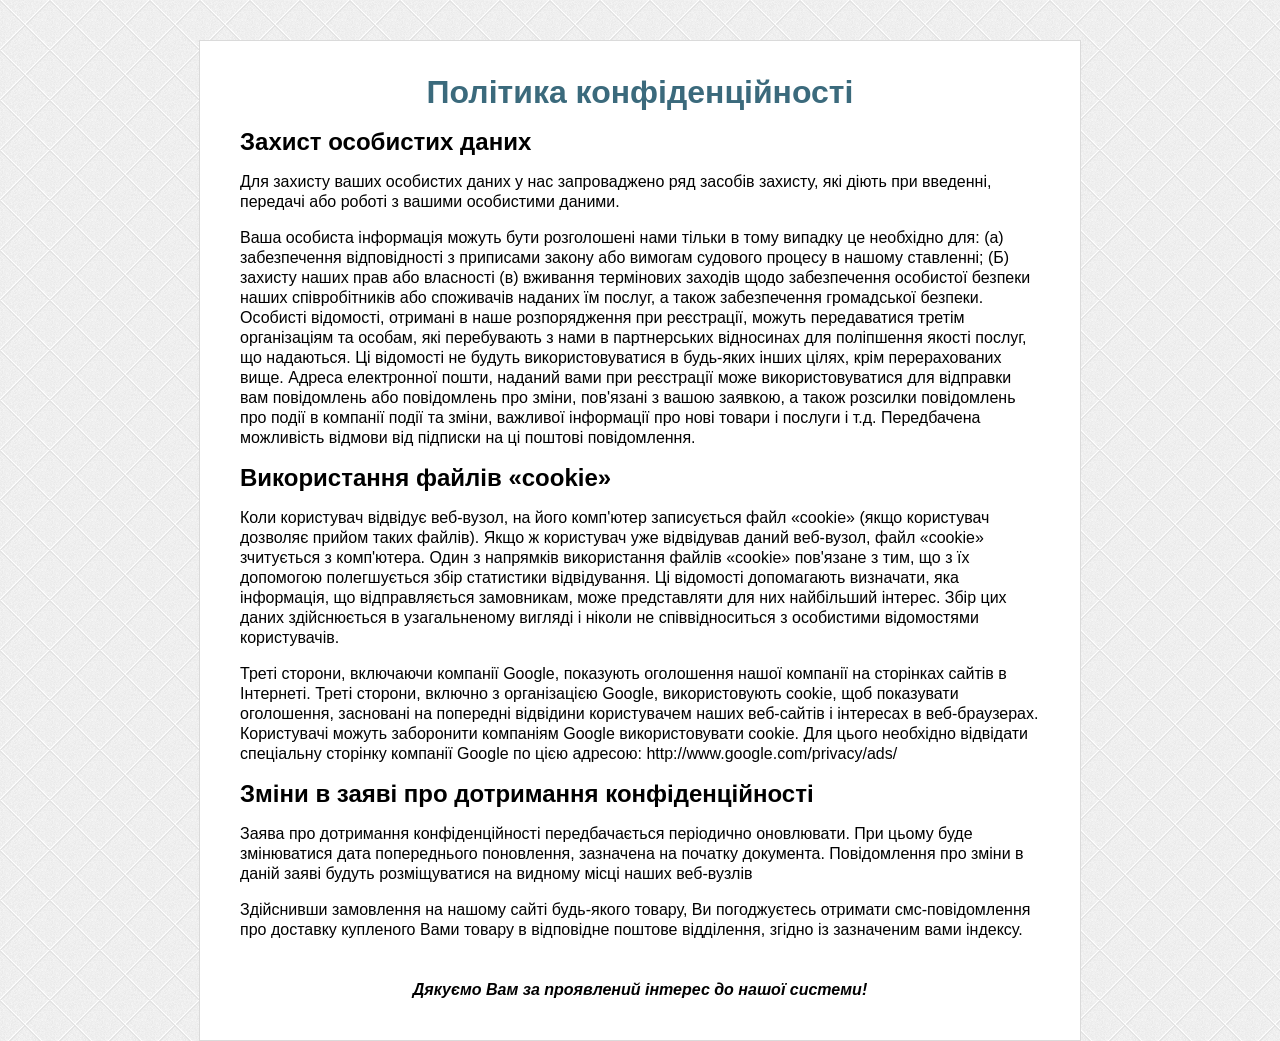
<file: ua_politics.html>
<!DOCTYPE html><html lang="ru">

    
    <title>
        Політика конфіденційності</title>
    <meta name="viewport" content="width=device-width">
    <style>body, html {
            min-height: 100%;
            margin: 0px;
            padding: 0px;
            background: url('[data-uri]');
        }
        body {
            padding-top: 40px;
        }
        .block_more_info {
            max-width: 800px;
            margin: 0px auto;
            background: #fff;
            font-family: Arial;
            padding: 20px 40px 40px 40px;
            border: 1px solid #DADADA;
            line-height: 20px;
        }
        .block_more_info h1 {
            color: #3B6A7C;
            margin-bottom: 30px;
            text-align: center;
        }
        .s1 {
            font-style: italic;
            text-align: center;
            margin: 40px 0 0 0;
            font-weight: bold;
        }
        @media screen and (max-width: 540px) {
            .block_more_info {
                padding: 0 10px;
            }
            body {
                padding-bottom: 40px;
            }
            .block_more_info h1 {
                font-size: 27px;
            }
    </style>
</head>
<body cz-shortcut-listen="true">
<div class="block_more_info">
    <h1>
        Політика конфіденційності</h1>
    <h2>
        Захист особистих даних</h2>
    <p>
        Для захисту ваших особистих даних у нас запроваджено ряд засобів захисту, які діють при введенні, передачі або роботі з вашими особистими даними.</p>
    <p>Ваша особиста інформація можуть бути розголошені нами тільки в тому випадку це необхідно для: (а) забезпечення
        відповідності з приписами закону або вимогам судового процесу в нашому ставленні; (Б) захисту наших прав
        або власності (в) вживання термінових заходів щодо забезпечення особистої безпеки наших співробітників або споживачів
        наданих їм послуг, а також забезпечення громадської безпеки. Особисті відомості, отримані в наше
        розпорядження при реєстрації, можуть передаватися третім організаціям та особам, які перебувають з нами в партнерських
        відносинах для поліпшення якості послуг, що надаються. Ці відомості не будуть використовуватися в будь-яких інших
        цілях, крім перерахованих вище. Адреса електронної пошти, наданий вами при реєстрації може
        використовуватися для відправки вам повідомлень або повідомлень про зміни, пов'язані з вашою заявкою, а також
        розсилки повідомлень про події в компанії події та зміни, важливої ​​інформації про нові товари і послуги
        і т.д. Передбачена можливість відмови від підписки на ці поштові повідомлення.</p>
    <h2>Використання файлів «cookie»</h2>
    <p>Коли користувач відвідує веб-вузол, на його комп'ютер записується файл «cookie» (якщо користувач дозволяє
        прийом таких файлів). Якщо ж користувач уже відвідував даний веб-вузол, файл «cookie» зчитується з комп'ютера.
        Один з напрямків використання файлів «cookie» пов'язане з тим, що з їх допомогою полегшується збір статистики
        відвідування. Ці відомості допомагають визначати, яка інформація, що відправляється замовникам, може представляти для
        них найбільший інтерес. Збір цих даних здійснюється в узагальненому вигляді і ніколи не співвідноситься з особистими
        відомостями користувачів.</p>
    <p>Треті сторони, включаючи компанії Google, показують оголошення нашої компанії на сторінках сайтів в Інтернеті.
        Треті сторони, включно з організацією Google, використовують cookie, щоб показувати оголошення, засновані на
        попередні відвідини користувачем наших веб-сайтів і інтересах в веб-браузерах. Користувачі можуть заборонити
        компаніям Google використовувати cookie. Для цього необхідно відвідати спеціальну сторінку компанії Google по
        цією адресою: http://www.google.com/privacy/ads/</p>
    <h2>Зміни в заяві про дотримання конфіденційності</h2>
    <p>Заява про дотримання конфіденційності передбачається періодично оновлювати. При цьому буде змінюватися дата
        попереднього поновлення, зазначена на початку документа. Повідомлення про зміни в даній заяві будуть
        розміщуватися на видному місці наших веб-вузлів</p>
    <p>Здійснивши замовлення на нашому сайті будь-якого товару, Ви погоджуєтесь отримати смс-повідомлення про доставку
        купленого Вами товару в відповідне поштове відділення, згідно із зазначеним вами індексу.</p>
    <p class="s1">Дякуємо Вам за проявлений інтерес до нашої системи! </p>
</div>


</body></html>
</file>
<file: css/style.css>
*{
    margin: 0;
    padding: 0;
    box-sizing: border-box;

    --default-color: #e6e6e6;
    --second-default-color: #f0f0f0;
    --back-color: #ffffff;
    --main-color: #9adb86;
    --text-color: #257832;

    /* font-family: 'Roboto', sans-serif; */
    font-family: 'Montserrat', sans-serif;
}
body{
    background: var(--default-color);
    color: var(--text-color);
}
.container{
    width: calc(100% - 10px);
    max-width: 600px;
    margin: 0 auto;
    background: var(--back-color);
}
.line{
    width: 150px;
    height: 5px;
    background: var(--main-color);
    border-radius: 5px;
}
.img_block{
    width: 100%;
    display: flex;
    justify-content: center;
    background: var(--main-color);
    position: relative;
}
.img_block .img_list{
    width: 80%;
    overflow: scroll;
}
.img_block .img_innerList{
    display: flex;
    position: relative;
    left: 0;
    transition: 0.3s;
}
.img_block .img_list::-webkit-scrollbar{
    display: none;
}
.img_block .img_list img{
    flex-shrink: 0;
    object-fit: cover;
}
.img_block .arrow{
    width: 10%;
    height: 100%;
    position: absolute;
    top: 0%;
    transition: 0.2s;
}
.img_block .arrow:active{
    filter: brightness(1.3);
    transform: translateY(5px);
}
.img_block .arrow > div{
    width: 30px;
    height: 8px;
    background: var(--text-color);
    border-radius: 5px;
    position: absolute;
}
.img_block .arrow_left{
    left: 0;
}
.img_block .arrow_right{
    right: 0;
}
.img_block .arrow_left > div{
    left: 23%;
}
.img_block .arrow_left .part1{
    transform: rotate(45deg);
    top: calc(50% + 8px);
}
.img_block .arrow_left .part2{
    transform: rotate(-45deg);
    top: calc(50% - 8px);
}
.img_block .arrow_right > div{
    right: 23%;
}
.img_block .arrow_right .part1{
    transform: rotate(-45deg);
    top: calc(50% + 8px);
}
.img_block .arrow_right .part2{
    transform: rotate(45deg);
    top: calc(50% - 8px);
}
.add_info_block{
    display: flex;
    border-bottom: 5px solid var(--main-color);
}
.add_info_block > div{
    padding: 10px 5px;
    display: flex;
    width: 100%;
    justify-content: space-around;
    align-items: center;
    text-align: left;
}
.add_info_block img{
    width: 25%;
}
.add_info_block span{
    width: 100px;
}
.price_block{
    display: flex;
    justify-content: center;
    margin-bottom: 50px;
}
.price_block > div{
    width: 100%;
    display: flex;
    flex-direction: column;
    align-items: center;
}
.offer_block h2{
    font-size: 30px;
    margin: 40px 0;
    margin-bottom: 50px;
}
.price_block .regular .price{
    text-decoration: line-through;
}
.sale{
    position: relative;
}
.sale span{
    z-index: 1;
}
.price{
    font-size: 26px;
    font-weight: bold;
}
.sale_back{
    width: 100%;
    height: 60px;
    background: var(--main-color);
    position: absolute;
    right: 0;
    top: -5px;
    z-index: 0;
}
.sale_back_triangle{
    width: 50px;
    height: 60px;
    background: var(--back-color);
    position: absolute;
    left: -40px;
    top: -5px;
    transform: skew(20deg, 0);
}
.timer_block{
    background: var(--second-default-color);
    padding: 50px;
    padding-bottom: 70px;
}
.timer_block h3{
    font-size: 20px;
}
.timer{
    padding: 10px;
    margin-bottom: 50px;
    display: flex;
    justify-content: center;
}
.timer > div{
    margin: 5px;
    display: flex;
    flex-direction: column;
}
.timer .numbers{
    background: var(--back-color);
    border-radius: 5px;
    padding: 10px;
    margin-top: 5px;
    font-size: 30px;
}
.timer .between{
    font-size: 30px;
    position: relative;
    top: 30px;
}
a, button{
    padding: 20px 60px;
    background: var(--main-color);
    color: var(--text-color);
    font-weight: bold;
    font-size: 18px;
    transition: 0.2s;
}
a{
    text-decoration: none;
}
button{
    width: 350px;
    border: 0;
}
a:active, button:active{
    filter: brightness(1.3);
    transform: translateY(5px);
}

@media (max-width: 450px){
    .arrow{
        transform: scale(0.6);
    }
    .img_block .arrow_left > div{
        left: 5%;
    }
    .img_block .arrow_right > div{
        right: 5%;
    }
    .add_info_block > div{
        flex-direction: column;
        align-items: center;
        text-align: center;
        font-size: 14px;
        padding: 10px 0;
    }
    .add_info_block img{
        margin-bottom: 5px;
    }
    .offer_block h2{
        margin: 20px 10px;
        margin-bottom: 30px;
        font-size: 26px;
    }
    .sale_back{
        height: 45px;
    }
    .sale_back_triangle{
        left: -7%;
        width: 20px;
        height: 50px;
    }
    .price_block span{
        font-size: 14px;
    }
    .price{
        font-size: 20px;
        font-weight: bold;
    }
    .timer_block{
        padding: 30px;
        padding-bottom: 50px;
    }
    a{
        padding: 20px 40px;
        font-size: 16px;
    }
}

/***************** HEADER *****************/

header .container{
    text-align: center;
    border-top: 5px solid var(--main-color);
    border-bottom: 5px solid var(--main-color);
}
header .head_block{
    padding: 20px;
    display: flex;
    flex-direction: column;
    align-items: center;
}
header h1{
    margin-bottom: 20px;
}
header h2{
    margin: 10px;
    margin-top: 20px;
    font-size: 20px;
}

/***************** MAIN *****************/

main .item{
    width: 100%;
}
main .advantage_block{
    display: flex;
    flex-direction: column;
    align-items: center;
    border-bottom: 5px solid var(--main-color);
}
main .advantage_block h2{
    padding: 40px 0;
    padding-bottom: 20px;
    text-align: center;
}
main .advantages{
    margin-top: 40px;
}
main .advantages > div{
    display: flex;
    align-items: center;
    padding: 20px;
}
main .advantages .align_left{
    background: var(--second-default-color);
}
main .advantages .align_right{
    flex-direction: row-reverse;
    margin-left: 0;
    text-align: right;
}
main .advantages img{
    width: 150px;
}
main .advantages .text{
    margin-left: 20px;
}
main .advantages h4{
    font-size: 20px;
    margin-bottom: 10px;
}
main .advantages .align_right .text{
    margin-right: 20px;
}

main .cataloque{
    display: flex;
    flex-direction: column;
    align-items: center;
    border-bottom: 5px solid var(--main-color);
}
main .cataloque h2{
    margin-top: 40px;
    margin-bottom: 10px;
}
main .cataloque .line{
    margin-bottom: 40px;
}
main .cataloque .item{
    display: flex;
    flex-direction: column;
    align-items: center;
}
main .cataloque h4{
    margin-top: 20px;
    margin-bottom: 30px;
    text-align: center;
    font-size: 22px;
}
main .cataloque .description{
    display: flex;
    flex-direction: column;
}
main .cataloque .description .info_block{
    padding: 20px;
    background: var(--second-default-color);
    display: flex;
    flex-direction: column;
}
main .cataloque .description .info_block > div{
    margin: 10px 0;
    display: flex;
    align-items: center;
}
main .cataloque .description .info_block p{
    width: 90%;
} 
main .cataloque .description .info_block img{
    margin-right: 10px;
    width: 20px;
    height: 20px;
}
main .cataloque .link_block{
    width: 100%;
    display: flex;
    justify-content: center;
    padding-top: 20px;
    padding-bottom: 50px;
    background: var(--second-default-color);
}

main .tables{
    display: flex;
    flex-direction: column;
    align-items: center;
    border-bottom: 5px solid var(--main-color);
}
main .tables h2{
    margin-top: 30px;
    margin-bottom: 10px;
    font-size: 26px;
    text-align: center;
}
main .tables .line{
    margin-bottom: 40px;
}
main .table_block{
    width: 100%;
    display: flex;
    flex-direction: column;
}
main .table_block_grey{
    background: var(--second-default-color);
}
main .table_block h3{
    margin: 20px;
    margin-bottom: 0;
    font-size: 20px;
}
main .table{
    margin: 20px;
    display: grid;
    grid-template-rows: 1fr 1fr 1fr 1fr 1fr 1fr 1fr;
    grid-template-columns: 1fr 1fr 1fr 1fr 1fr;
    border: 2px solid var(--main-color);
}
main .table div{
    padding: 10px;
    display: flex;
    justify-content: flex-start;
    align-items: center;
    border: 2px solid var(--main-color);
}
main .table .bold{
    font-weight: bold;
}
main .table_women{
    grid-template-rows: 1fr 1fr 1fr 1fr 1fr 1fr;
}
main .table_kid{
    grid-template-columns: 1fr 1fr 1fr 1fr;
}

main .instruction{
    display: flex;
    flex-direction: column;
    align-items: center;
}
main .instruction h2{
    margin-top: 30px;
    margin-bottom: 10px;
    font-size: 28px;
}
main .instruction .line{
    margin-bottom: 30px;
}
main .instruct_list{
    margin: 20px;
    display: grid;
    grid-template-rows: 1fr 1fr;
    grid-template-columns: 1fr 1fr;
    grid-gap: 20px;
}
main .instruct_list .instruct{
    padding: 20px 2%;
    display: flex;
    flex-direction: column;
    justify-content: space-around;
    align-items: center;
    background: var(--second-default-color);
}
main .instruct_list .instruct img{
    width: 70px;
    height: 70px;
    margin-bottom: 10px;
}
main .instruct_list .instruct p{
    width: 80%;
    text-align: center;
    font-size: 20px;
}

@media (max-width: 450px){
    main .advantages{
        width: 100%;
    }
    main .advantages > div{
        flex-direction: column;
        align-items: center;
    }
    main .advantages .align_right{
        flex-direction: column;
    }
    main .advantages img{
        margin-bottom: 20px;
    }
    main .advantages .text{
        margin-left: 0;
    }
    main .advantages .align_right .text{
        margin-right: 0;
    }
    main .advantages h4{
        font-size: 16px;
        text-align: center;
    }
    main .advantages p{
        margin-bottom: 20px;
        font-size: 14px;
        text-align: center;
    }
    main .cataloque .description .info_block p{
        font-size: 14px;
    }
    main .table div{
        padding: 5px;
        font-size: 11px;
    }
    main .instruct_list{
        display: flex;
        flex-direction: column;
    }
    main .instruct_list .instruct p{
        font-size: 18px;
    }
}

/***************** FOOTER *****************/

footer h2{
    text-align: center;
}
footer .timer_block{
    padding-bottom: 30px;
    border-bottom: 5px solid var(--main-color);
}
footer .timer_block h3{
    text-align: center;
}
footer .timer{
    margin-bottom: 0;
}

footer form{
    display: flex;
    flex-direction: column;
    align-items: center;
}
footer form h2{
    margin-top: 30px;
    margin-bottom: 10px;
}
footer form .line{
    margin-bottom: 30px;
}
footer form input{
    margin: 5px;
    padding: 20px;
    width: calc(100% - 20px);
    max-width: 350px;
    border: 3px solid var(--second-default-color);
    border-radius: 5px;
    background: var(--second-default-color);
    font-size: 20px;
    outline: none;
}
input:focus{
    border: 3px solid var(--main-color);
    
}
footer form h3{
    margin: 10px;
}
footer form select{
    padding: 20px;
    width: calc(100% - 20px);
    max-width: 350px;
    border: 3px solid var(--second-default-color);
    border-radius: 5px;
    background: var(--second-default-color);
    outline: none;
}
footer form select:focus{
    border: 3px solid var(--main-color);
}
footer form button{
    margin: 60px 20px;
    width: calc(100% - 20px);
    max-width: 350px;
}
footer .privacy_block{
    padding: 10px;
    display: flex;
    justify-content: center;
    background: var(--second-default-color);
}
footer .privacy{
    padding: 20px;
    background: none;
    font-weight: normal;
    font-size: 16px;
    text-decoration: underline;
}
footer .hidden_block{
    padding: 30px 50px;
    max-width: 400px;
    display: none;
    flex-direction: column;
    align-items: center;
    background: var(--second-default-color);
    border: 3px solid var(--main-color);
    box-shadow: 0 0 10px 0px var(--main-color);
    text-align: center;
    position: fixed;
    left: calc(50% - 200px);
    top: 35%;
}
footer .hidden_block img{
    width: 50px;
    margin-bottom: 20px;
}
footer .hidden_block button{
    width: 100%;
    margin: 0;
    margin-top: 20px;
}

@media (max-width: 450px){
    footer form select{
        font-size: 11px;
    }
    footer form button{
        font-size: 16px;
    }
    footer .hidden_block{
        padding: 20px;
        width: calc(100% - 40px);
        left: 20px;
        top: 25%;
    }
    footer .hidden_block p{
        font-size: 14px;
    }
}
</file>
